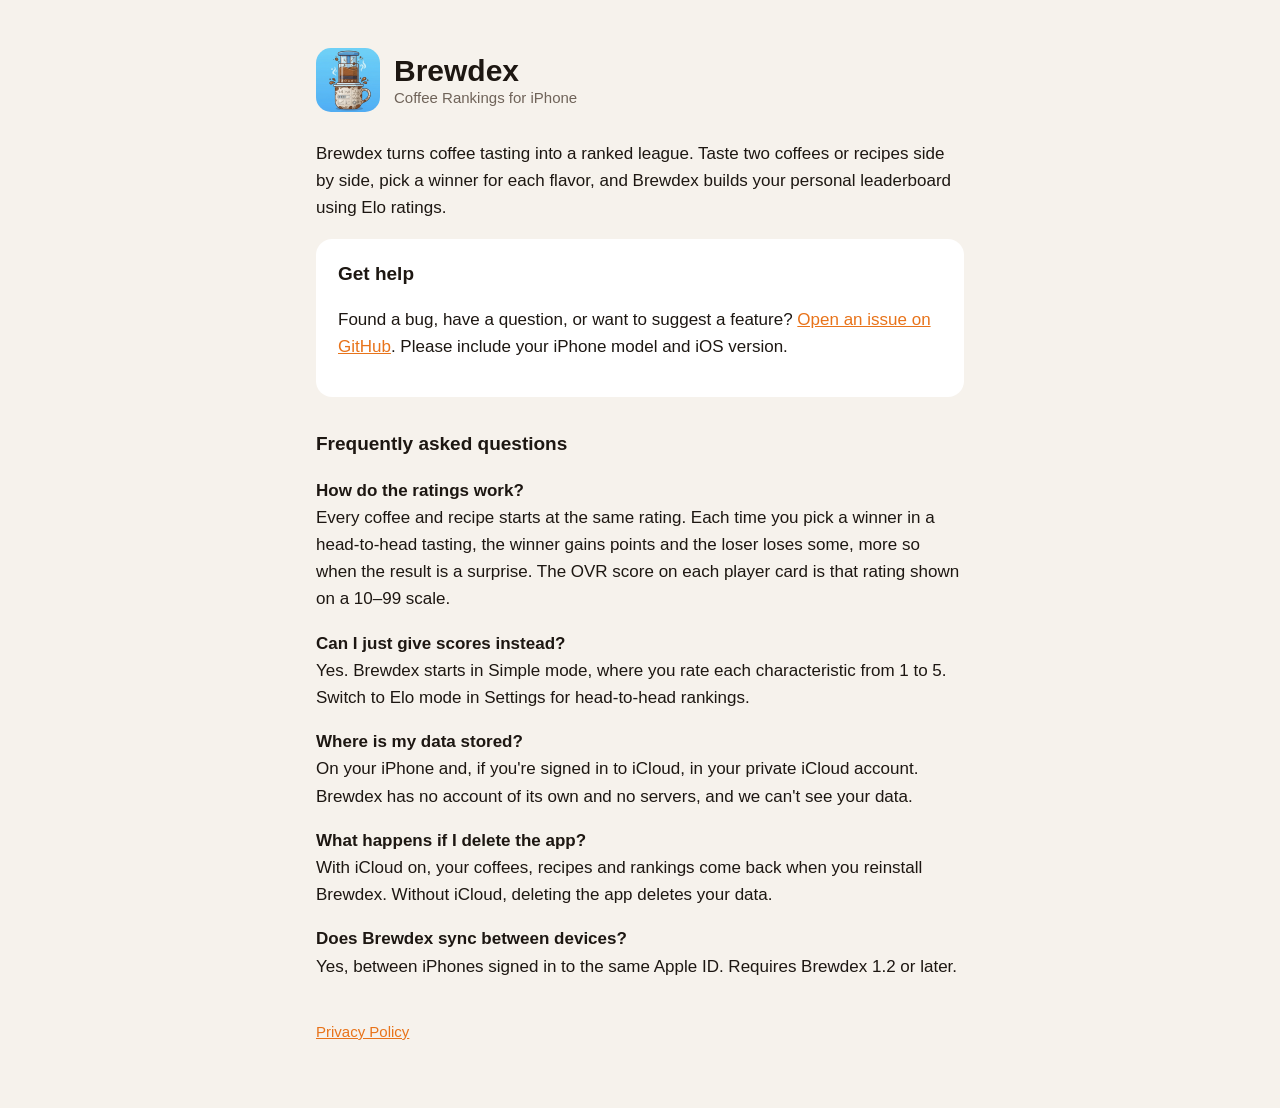
<file: index.html>
<!doctype html>
<html lang="en"><head><meta charset="utf-8"><meta name="viewport" content="width=device-width,initial-scale=1">
<title>Brewdex Support</title><link rel="stylesheet" href="style.css"><link rel="icon" href="icon.png"></head>
<body><main>
<header><img src="icon.png" alt="Brewdex app icon"><h1>Brewdex<small>Coffee Rankings for iPhone</small></h1></header>
<p>Brewdex turns coffee tasting into a ranked league. Taste two coffees or recipes side by side, pick a winner for each flavor, and Brewdex builds your personal leaderboard using Elo ratings.</p>

<div class="card">
<h2 style="margin-top:0">Get help</h2>
<p>Found a bug, have a question, or want to suggest a feature? <a href="https://github.com/brewdex-coffee-rankings/brewdex-site/issues/new">Open an issue on GitHub</a>. Please include your iPhone model and iOS version.</p>
</div>

<h2>Frequently asked questions</h2>
<p><strong>How do the ratings work?</strong><br>Every coffee and recipe starts at the same rating. Each time you pick a winner in a head-to-head tasting, the winner gains points and the loser loses some, more so when the result is a surprise. The OVR score on each player card is that rating shown on a 10–99 scale.</p>
<p><strong>Can I just give scores instead?</strong><br>Yes. Brewdex starts in Simple mode, where you rate each characteristic from 1 to 5. Switch to Elo mode in Settings for head-to-head rankings.</p>
<p><strong>Where is my data stored?</strong><br>On your iPhone and, if you're signed in to iCloud, in your private iCloud account. Brewdex has no account of its own and no servers, and we can't see your data.</p>
<p><strong>What happens if I delete the app?</strong><br>With iCloud on, your coffees, recipes and rankings come back when you reinstall Brewdex. Without iCloud, deleting the app deletes your data.</p>
<p><strong>Does Brewdex sync between devices?</strong><br>Yes, between iPhones signed in to the same Apple ID. Requires Brewdex 1.2 or later.</p>

<nav><a href="privacy.html">Privacy Policy</a></nav>
</main></body></html>
</file>
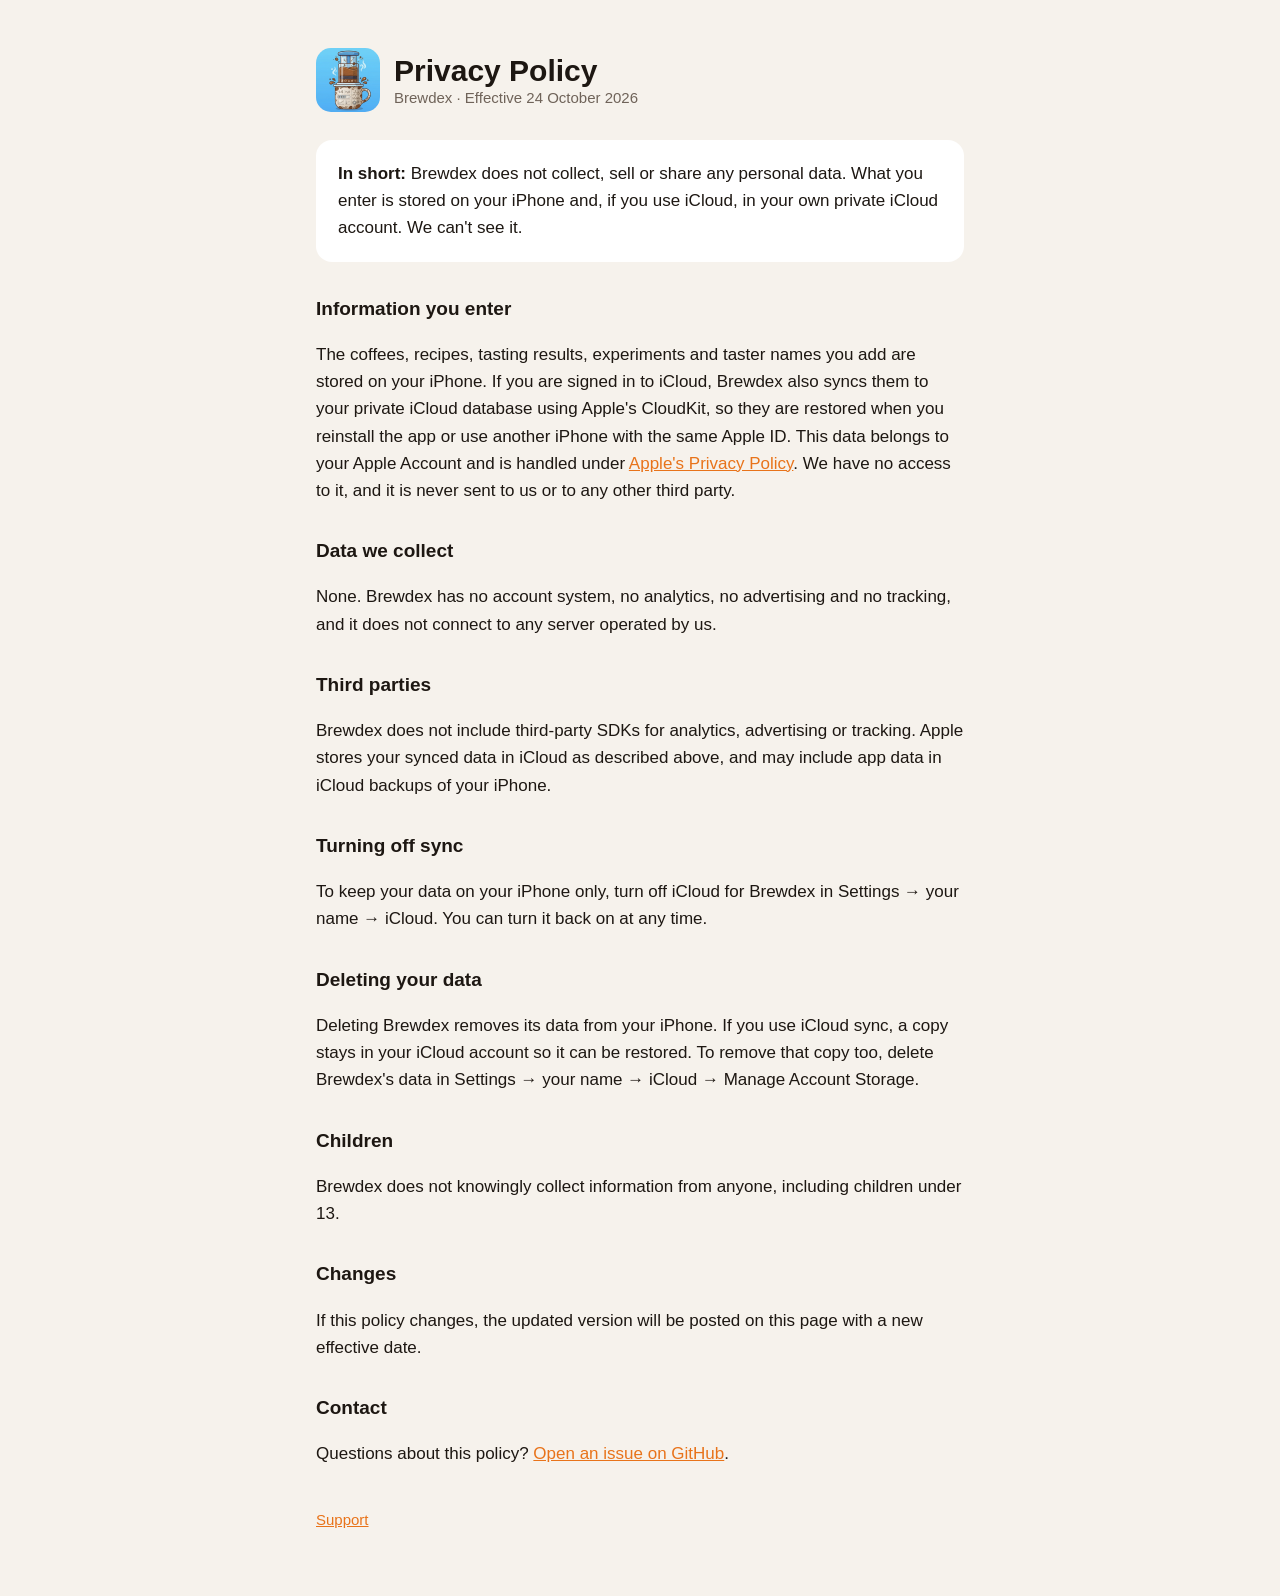
<file: privacy.html>
<!doctype html>
<html lang="en"><head><meta charset="utf-8"><meta name="viewport" content="width=device-width,initial-scale=1">
<title>Brewdex Privacy Policy</title><link rel="stylesheet" href="style.css"><link rel="icon" href="icon.png"></head>
<body><main>
<header><img src="icon.png" alt="Brewdex app icon"><h1>Privacy Policy<small>Brewdex · Effective 24 October 2026</small></h1></header>

<div class="card"><strong>In short:</strong> Brewdex does not collect, sell or share any personal data. What you enter is stored on your iPhone and, if you use iCloud, in your own private iCloud account. We can't see it.</div>

<h2>Information you enter</h2>
<p>The coffees, recipes, tasting results, experiments and taster names you add are stored on your iPhone. If you are signed in to iCloud, Brewdex also syncs them to your private iCloud database using Apple's CloudKit, so they are restored when you reinstall the app or use another iPhone with the same Apple ID. This data belongs to your Apple Account and is handled under <a href="https://www.apple.com/legal/privacy/">Apple's Privacy Policy</a>. We have no access to it, and it is never sent to us or to any other third party.</p>

<h2>Data we collect</h2>
<p>None. Brewdex has no account system, no analytics, no advertising and no tracking, and it does not connect to any server operated by us.</p>

<h2>Third parties</h2>
<p>Brewdex does not include third-party SDKs for analytics, advertising or tracking. Apple stores your synced data in iCloud as described above, and may include app data in iCloud backups of your iPhone.</p>

<h2>Turning off sync</h2>
<p>To keep your data on your iPhone only, turn off iCloud for Brewdex in Settings → your name → iCloud. You can turn it back on at any time.</p>

<h2>Deleting your data</h2>
<p>Deleting Brewdex removes its data from your iPhone. If you use iCloud sync, a copy stays in your iCloud account so it can be restored. To remove that copy too, delete Brewdex's data in Settings → your name → iCloud → Manage Account Storage.</p>

<h2>Children</h2>
<p>Brewdex does not knowingly collect information from anyone, including children under 13.</p>

<h2>Changes</h2>
<p>If this policy changes, the updated version will be posted on this page with a new effective date.</p>

<h2>Contact</h2>
<p>Questions about this policy? <a href="https://github.com/brewdex-coffee-rankings/brewdex-site/issues/new">Open an issue on GitHub</a>.</p>

<nav><a href="index.html">Support</a></nav>
</main></body></html>
</file>
<file: style.css>
:root{--bg:#f6f2ec;--card:#fff;--text:#1d1712;--muted:#6f6359;--accent:#e8731a}
@media (prefers-color-scheme:dark){:root{--bg:#17120e;--card:#221b16;--text:#f3ede6;--muted:#b3a698;--accent:#f08a3c}}
*{box-sizing:border-box}body{margin:0;background:var(--bg);color:var(--text);font:17px/1.6 -apple-system,BlinkMacSystemFont,"Segoe UI",Roboto,sans-serif}
main{max-width:680px;margin:0 auto;padding:48px 16px 64px}
header{display:flex;align-items:center;gap:14px;margin-bottom:28px}header img{width:64px;height:64px;border-radius:15px}
h1{font-size:30px;margin:0;line-height:1.2}h1 small{display:block;font-size:15px;font-weight:500;color:var(--muted)}
h2{font-size:19px;margin:32px 0 8px}a{color:var(--accent)}
.card{background:var(--card);border-radius:16px;padding:20px 22px;margin:16px 0}
nav{margin-top:40px;font-size:15px;color:var(--muted)}nav a{margin-right:16px}
</file>
